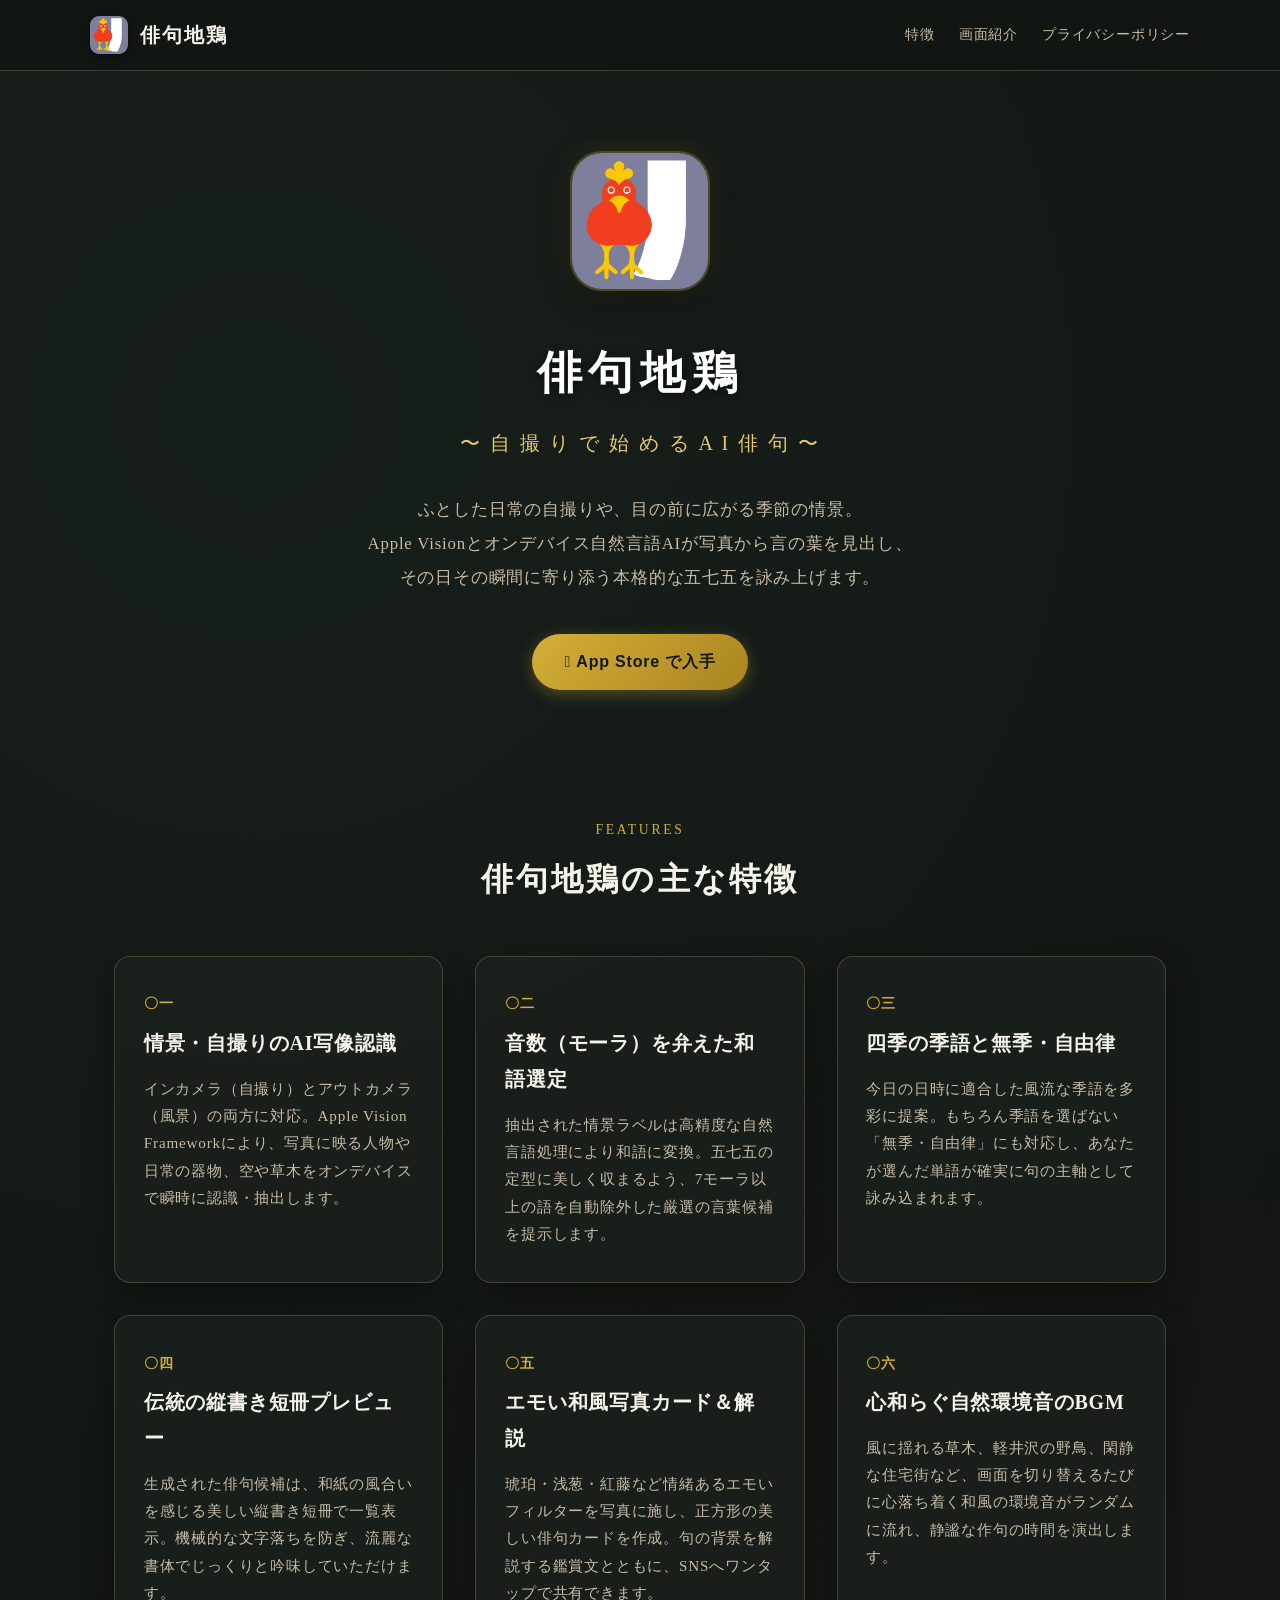
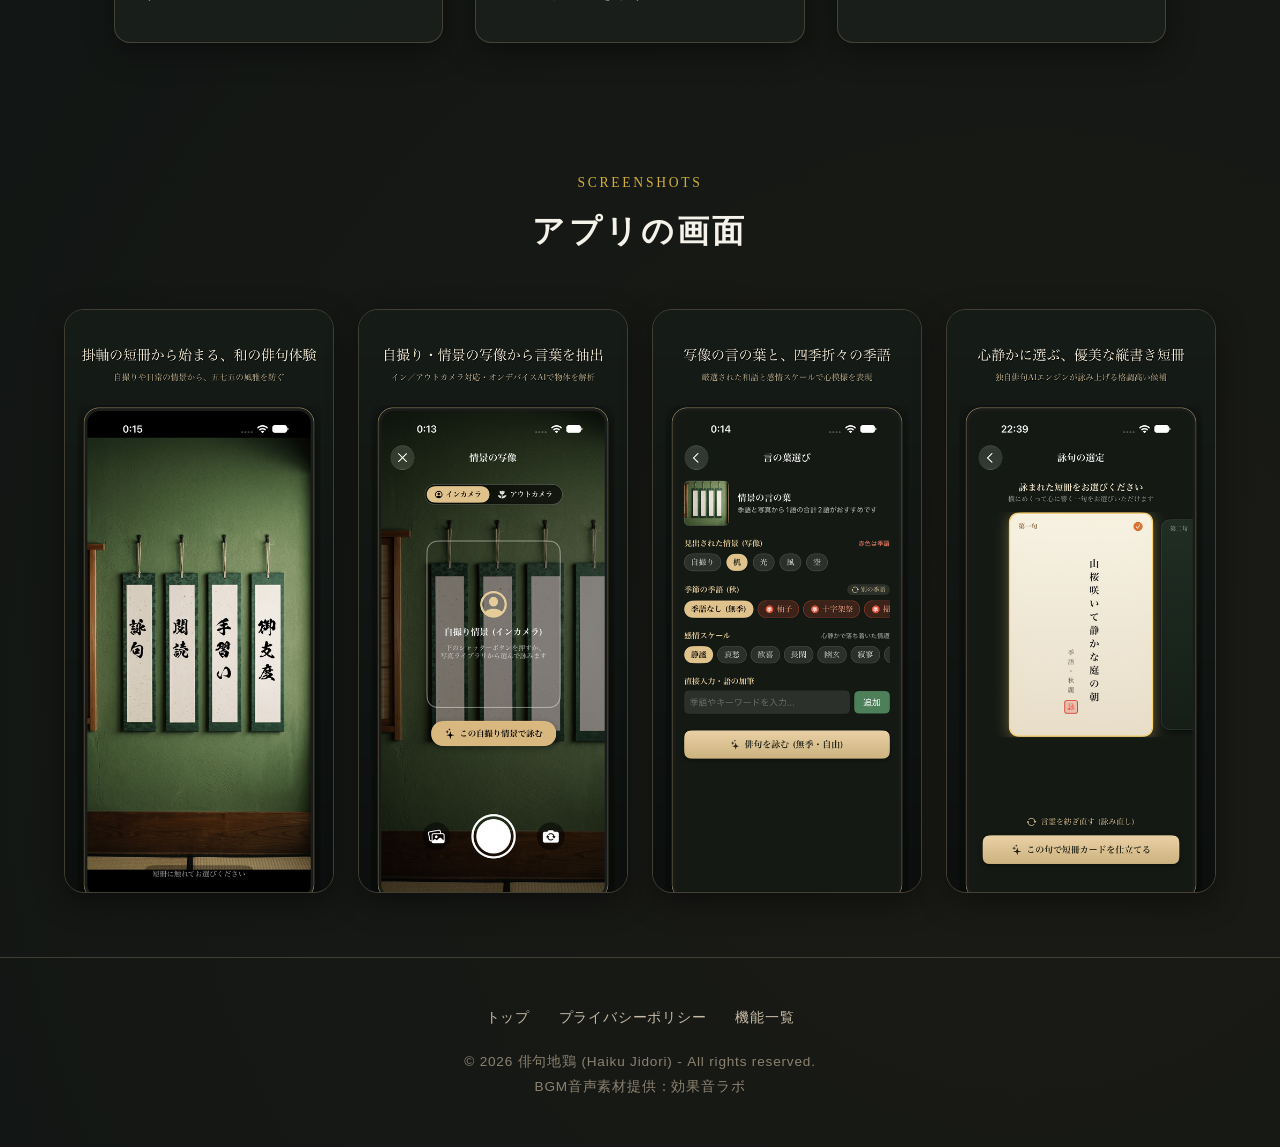
<file: docs/index.html>
<!DOCTYPE html>
<html lang="ja">
<head>
    <meta charset="UTF-8">
    <meta name="viewport" content="width=device-width, initial-scale=1.0">
    <title>俳句地鶏 〜自撮りで始めるAI俳句〜 公式サイト</title>
    <meta name="description" content="情景の写像と季語が織りなす、あなただけの五七五。Apple VisionとTranslation、オンデバイスAIがあなたの自撮りや風景写真から風雅な俳句を紡ぎ出します。">
    <link rel="stylesheet" href="style.css">
    <link rel="icon" type="image/png" href="images/appicon.png">
</head>
<body>
    <!-- ヘッダーナビゲーション -->
    <header class="header-nav">
        <div class="nav-container">
            <a href="index.html" class="brand">
                <img src="images/appicon.png" alt="俳句地鶏 アイコン" class="brand-icon">
                <span class="brand-name">俳句地鶏</span>
            </a>
            <nav class="nav-links">
                <a href="#features">特徴</a>
                <a href="#gallery">画面紹介</a>
                <a href="privacy.html">プライバシーポリシー</a>
            </nav>
        </div>
    </header>

    <!-- ヒーローセクション -->
    <section class="hero">
        <div class="hero-icon-wrapper">
            <img src="images/appicon.png" alt="俳句地鶏" class="hero-icon">
        </div>
        <h1 class="hero-title">俳句地鶏</h1>
        <p class="hero-subtitle">〜 自 撮 り で 始 め る A I 俳 句 〜</p>
        <p class="hero-desc">
            ふとした日常の自撮りや、目の前に広がる季節の情景。<br>
            Apple Visionとオンデバイス自然言語AIが写真から言の葉を見出し、<br>
            その日その瞬間に寄り添う本格的な五七五を詠み上げます。
        </p>
        <div>
            <a class="app-badge-btn" href="https://apps.apple.com/jp/app/%E4%BF%B3%E5%8F%A5%E5%9C%B0%E9%B6%8F/id6833998793">
                <span> App Store で入手</span>
            </a>
        </div>
    </section>

    <!-- 特徴セクション -->
    <section class="features-section" id="features">
        <div class="section-heading">
            <span class="section-tag">FEATURES</span>
            <h2 class="section-title">俳句地鶏の主な特徴</h2>
        </div>
        <div class="features-grid">
            <div class="feature-card">
                <div class="feature-number">〇一</div>
                <h3 class="feature-title">情景・自撮りのAI写像認識</h3>
                <p class="feature-body">
                    インカメラ（自撮り）とアウトカメラ（風景）の両方に対応。Apple Vision Frameworkにより、写真に映る人物や日常の器物、空や草木をオンデバイスで瞬時に認識・抽出します。
                </p>
            </div>
            <div class="feature-card">
                <div class="feature-number">〇二</div>
                <h3 class="feature-title">音数（モーラ）を弁えた和語選定</h3>
                <p class="feature-body">
                    抽出された情景ラベルは高精度な自然言語処理により和語に変換。五七五の定型に美しく収まるよう、7モーラ以上の語を自動除外した厳選の言葉候補を提示します。
                </p>
            </div>
            <div class="feature-card">
                <div class="feature-number">〇三</div>
                <h3 class="feature-title">四季の季語と無季・自由律</h3>
                <p class="feature-body">
                    今日の日時に適合した風流な季語を多彩に提案。もちろん季語を選ばない「無季・自由律」にも対応し、あなたが選んだ単語が確実に句の主軸として詠み込まれます。
                </p>
            </div>
            <div class="feature-card">
                <div class="feature-number">〇四</div>
                <h3 class="feature-title">伝統の縦書き短冊プレビュー</h3>
                <p class="feature-body">
                    生成された俳句候補は、和紙の風合いを感じる美しい縦書き短冊で一覧表示。機械的な文字落ちを防ぎ、流麗な書体でじっくりと吟味していただけます。
                </p>
            </div>
            <div class="feature-card">
                <div class="feature-number">〇五</div>
                <h3 class="feature-title">エモい和風写真カード＆解説</h3>
                <p class="feature-body">
                    琥珀・浅葱・紅藤など情緒あるエモいフィルターを写真に施し、正方形の美しい俳句カードを作成。句の背景を解説する鑑賞文とともに、SNSへワンタップで共有できます。
                </p>
            </div>
            <div class="feature-card">
                <div class="feature-number">〇六</div>
                <h3 class="feature-title">心和らぐ自然環境音のBGM</h3>
                <p class="feature-body">
                    風に揺れる草木、軽井沢の野鳥、閑静な住宅街など、画面を切り替えるたびに心落ち着く和風の環境音がランダムに流れ、静謐な作句の時間を演出します。
                </p>
            </div>
        </div>
    </section>

    <!-- スクリーンショットギャラリー -->
    <section class="gallery-section" id="gallery">
        <div class="section-heading">
            <span class="section-tag">SCREENSHOTS</span>
            <h2 class="section-title">アプリの画面</h2>
        </div>
        <div class="gallery-grid">
            <div class="gallery-item">
                <img src="images/screenshot_1_home.png" alt="掛軸の短冊から始まる和の俳句体験">
            </div>
            <div class="gallery-item">
                <img src="images/screenshot_2_camera.png" alt="自撮り・情景の写像から言葉を抽出">
            </div>
            <div class="gallery-item">
                <img src="images/screenshot_3_keywords.png" alt="写像の言の葉と四季折々の季語">
            </div>
            <div class="gallery-item">
                <img src="images/screenshot_4_candidates.png" alt="心静かに選ぶ優美な縦書き短冊">
            </div>
        </div>
    </section>

    <!-- フッター -->
    <footer>
        <div class="footer-links">
            <a href="index.html">トップ</a>
            <a href="privacy.html">プライバシーポリシー</a>
            <a href="#features">機能一覧</a>
        </div>
        <p class="footer-cr">
            &copy; 2026 俳句地鶏 (Haiku Jidori) - All rights reserved.<br>
            BGM音声素材提供：効果音ラボ
        </p>
    </footer>
</body>
</html>
</file>
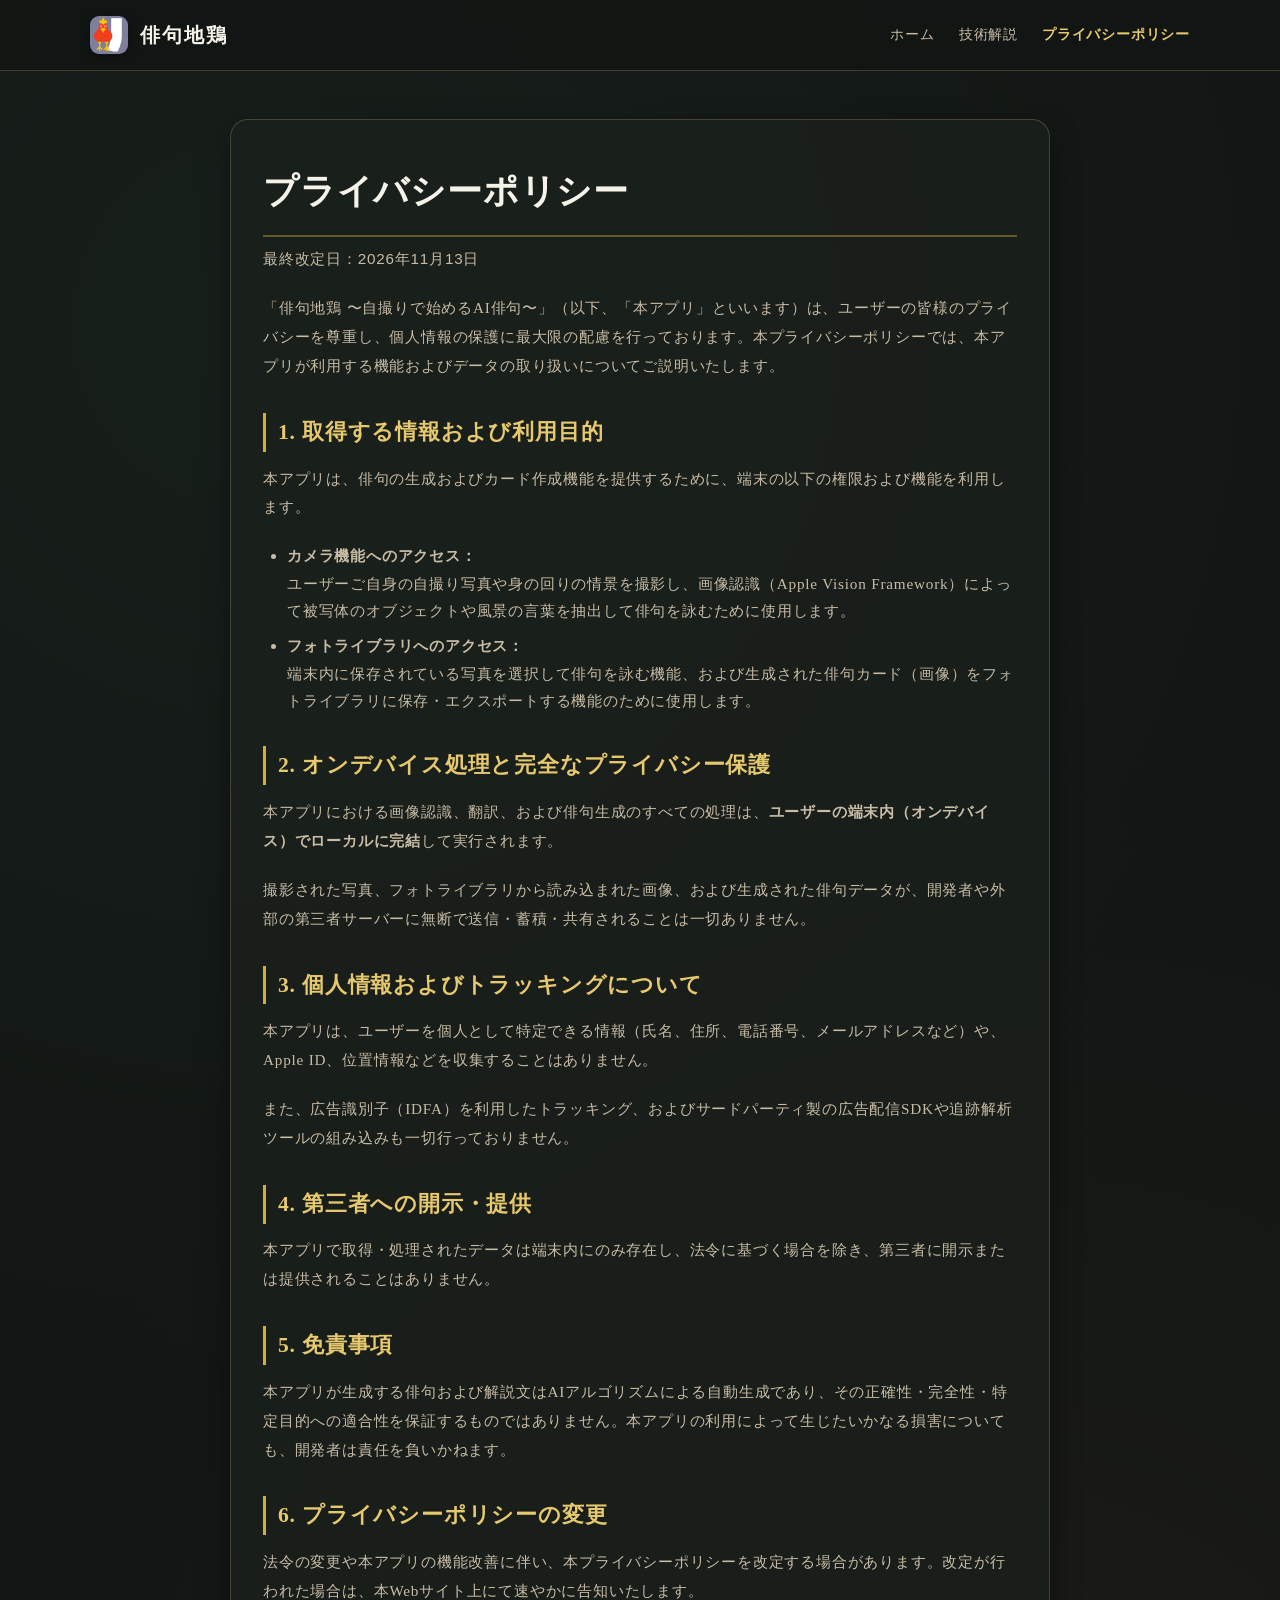
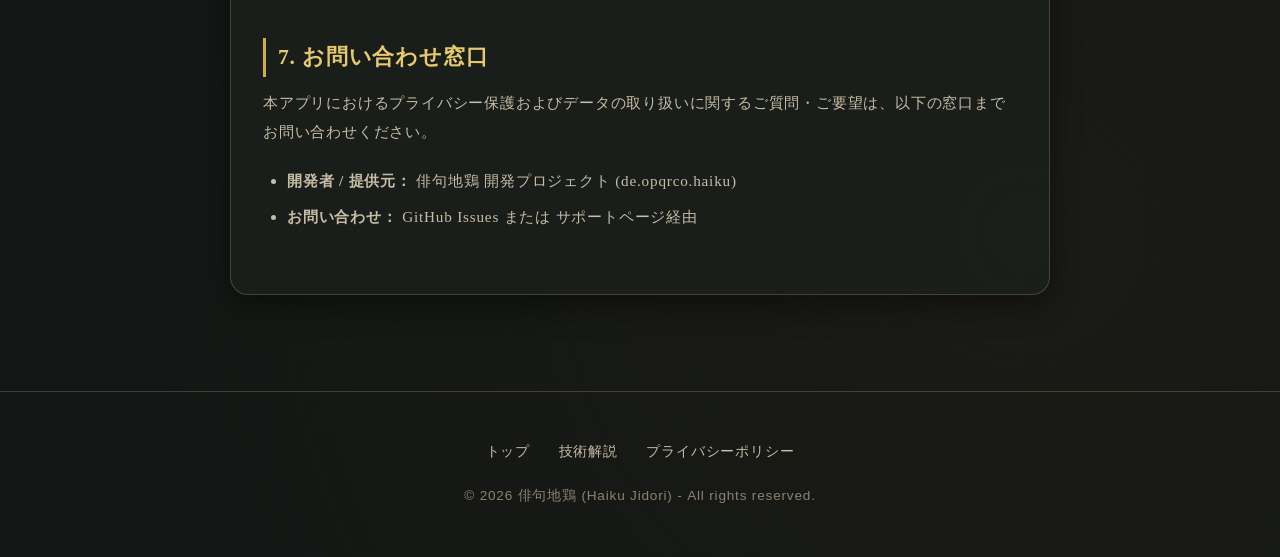
<file: docs/privacy.html>
<!DOCTYPE html>
<html lang="ja">
<head>
    <meta charset="UTF-8">
    <meta name="viewport" content="width=device-width, initial-scale=1.0">
    <title>プライバシーポリシー - 俳句地鶏 〜自撮りで始めるAI俳句〜</title>
    <meta name="description" content="iOSアプリ「俳句地鶏」のプライバシーポリシーです。本アプリにおける個人情報・カメラ・写真データの取り扱いについて説明します。">
    <link rel="stylesheet" href="style.css">
    <link rel="icon" type="image/png" href="images/appicon.png">
</head>
<body>
    <!-- ヘッダーナビゲーション -->
    <header class="header-nav">
        <div class="nav-container">
            <a href="index.html" class="brand">
                <img src="images/appicon.png" alt="俳句地鶏 アイコン" class="brand-icon">
                <span class="brand-name">俳句地鶏</span>
            </a>
            <nav class="nav-links">
                <a href="index.html">ホーム</a>
                <a href="technology.html">技術解説</a>
                <a href="privacy.html" class="active" style="color: var(--accent-gold-light); font-weight: 700;">プライバシーポリシー</a>
            </nav>
        </div>
    </header>

    <!-- プライバシーポリシー本文 -->
    <main class="policy-container">
        <h1 class="policy-title">プライバシーポリシー</h1>
        <p class="policy-date">最終改定日：2026年11月13日</p>

        <p>
            「俳句地鶏 〜自撮りで始めるAI俳句〜」（以下、「本アプリ」といいます）は、ユーザーの皆様のプライバシーを尊重し、個人情報の保護に最大限の配慮を行っております。本プライバシーポリシーでは、本アプリが利用する機能およびデータの取り扱いについてご説明いたします。
        </p>

        <h2>1. 取得する情報および利用目的</h2>
        <p>
            本アプリは、俳句の生成およびカード作成機能を提供するために、端末の以下の権限および機能を利用します。
        </p>
        <ul>
            <li>
                <strong>カメラ機能へのアクセス：</strong><br>
                ユーザーご自身の自撮り写真や身の回りの情景を撮影し、画像認識（Apple Vision Framework）によって被写体のオブジェクトや風景の言葉を抽出して俳句を詠むために使用します。
            </li>
            <li>
                <strong>フォトライブラリへのアクセス：</strong><br>
                端末内に保存されている写真を選択して俳句を詠む機能、および生成された俳句カード（画像）をフォトライブラリに保存・エクスポートする機能のために使用します。
            </li>
        </ul>

        <h2>2. オンデバイス処理と完全なプライバシー保護</h2>
        <p>
            本アプリにおける画像認識、翻訳、および俳句生成のすべての処理は、<strong>ユーザーの端末内（オンデバイス）でローカルに完結</strong>して実行されます。
        </p>
        <p>
            撮影された写真、フォトライブラリから読み込まれた画像、および生成された俳句データが、開発者や外部の第三者サーバーに無断で送信・蓄積・共有されることは一切ありません。
        </p>

        <h2>3. 個人情報およびトラッキングについて</h2>
        <p>
            本アプリは、ユーザーを個人として特定できる情報（氏名、住所、電話番号、メールアドレスなど）や、Apple ID、位置情報などを収集することはありません。
        </p>
        <p>
            また、広告識別子（IDFA）を利用したトラッキング、およびサードパーティ製の広告配信SDKや追跡解析ツールの組み込みも一切行っておりません。
        </p>

        <h2>4. 第三者への開示・提供</h2>
        <p>
            本アプリで取得・処理されたデータは端末内にのみ存在し、法令に基づく場合を除き、第三者に開示または提供されることはありません。
        </p>

        <h2>5. 免責事項</h2>
        <p>
            本アプリが生成する俳句および解説文はAIアルゴリズムによる自動生成であり、その正確性・完全性・特定目的への適合性を保証するものではありません。本アプリの利用によって生じたいかなる損害についても、開発者は責任を負いかねます。
        </p>

        <h2>6. プライバシーポリシーの変更</h2>
        <p>
            法令の変更や本アプリの機能改善に伴い、本プライバシーポリシーを改定する場合があります。改定が行われた場合は、本Webサイト上にて速やかに告知いたします。
        </p>

        <h2>7. お問い合わせ窓口</h2>
        <p>
            本アプリにおけるプライバシー保護およびデータの取り扱いに関するご質問・ご要望は、以下の窓口までお問い合わせください。
        </p>
        <ul>
            <li><strong>開発者 / 提供元：</strong> 俳句地鶏 開発プロジェクト (de.opqrco.haiku)</li>
            <li><strong>お問い合わせ：</strong> GitHub Issues または サポートページ経由</li>
        </ul>
    </main>

    <!-- フッター -->
    <footer>
        <div class="footer-links">
            <a href="index.html">トップ</a>
            <a href="technology.html">技術解説</a>
            <a href="privacy.html">プライバシーポリシー</a>
        </div>
        <p class="footer-cr">
            &copy; 2026 俳句地鶏 (Haiku Jidori) - All rights reserved.
        </p>
    </footer>
</body>
</html>
</file>
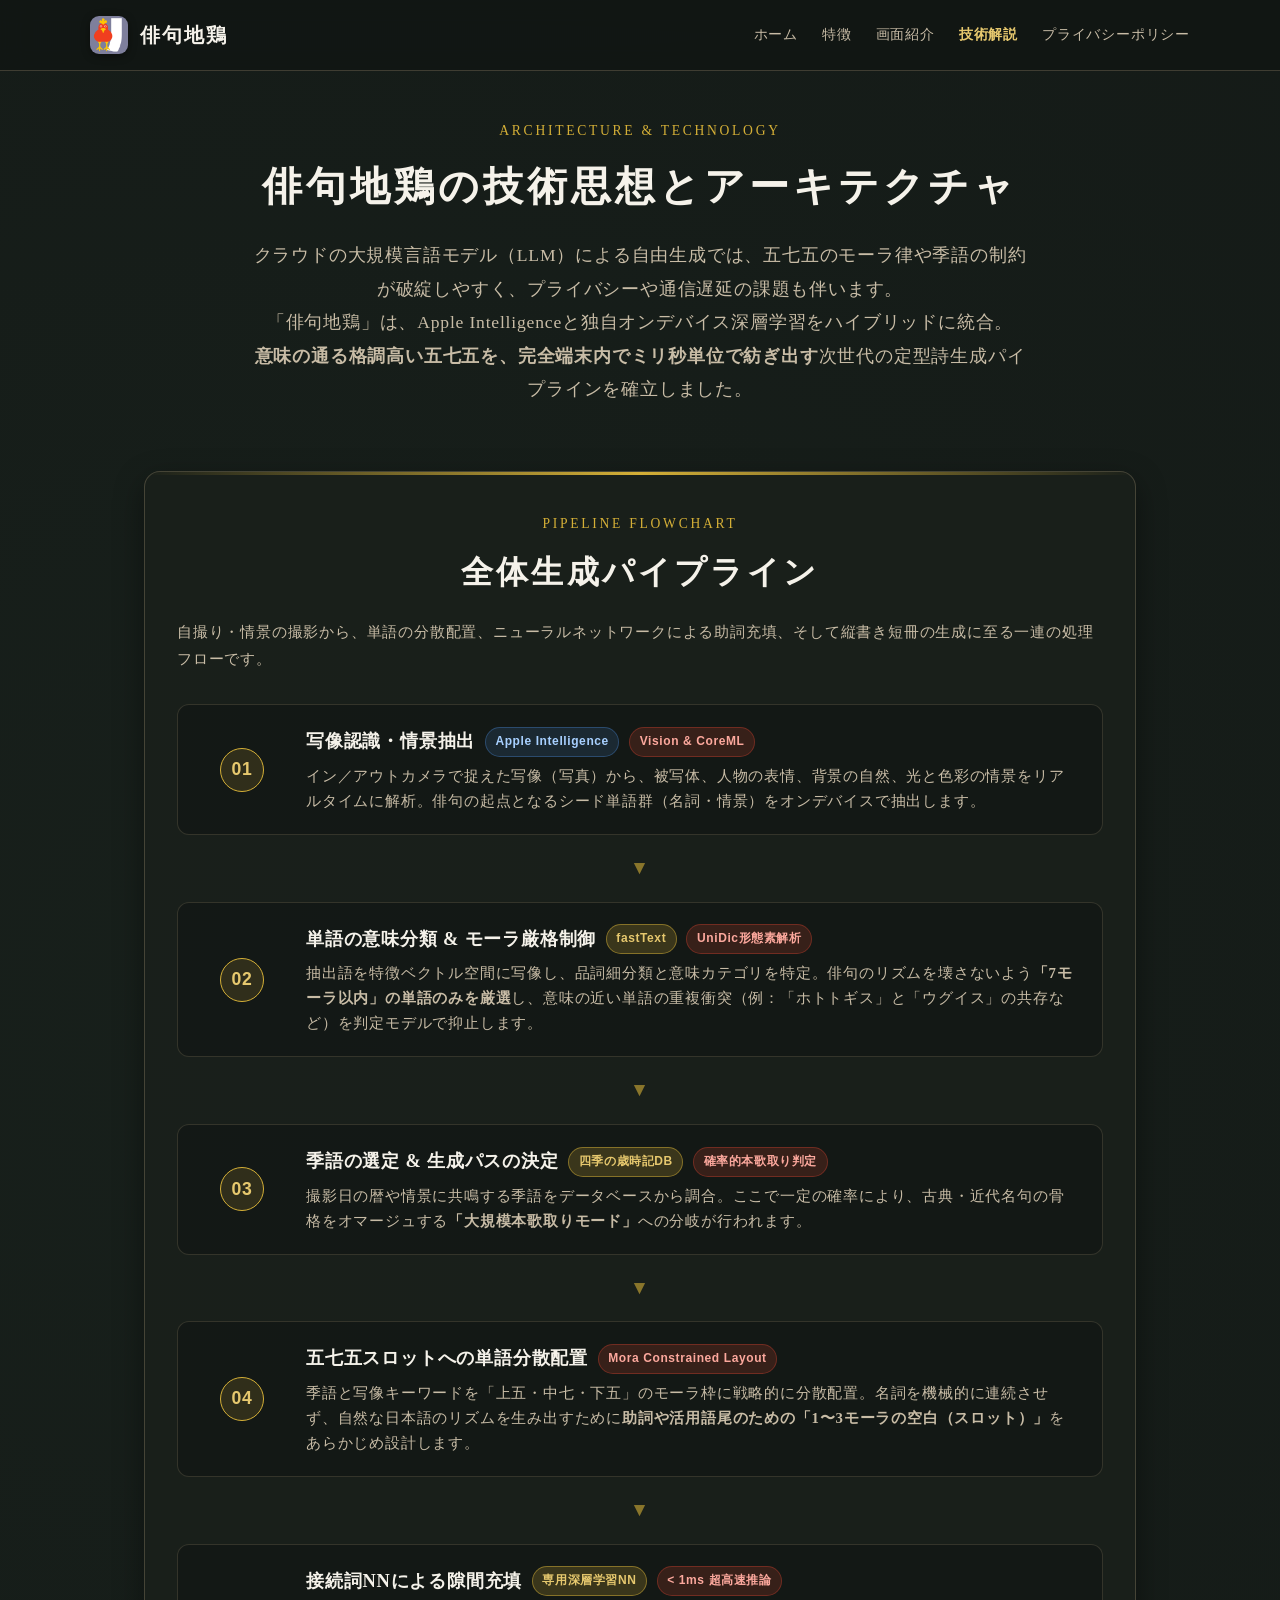
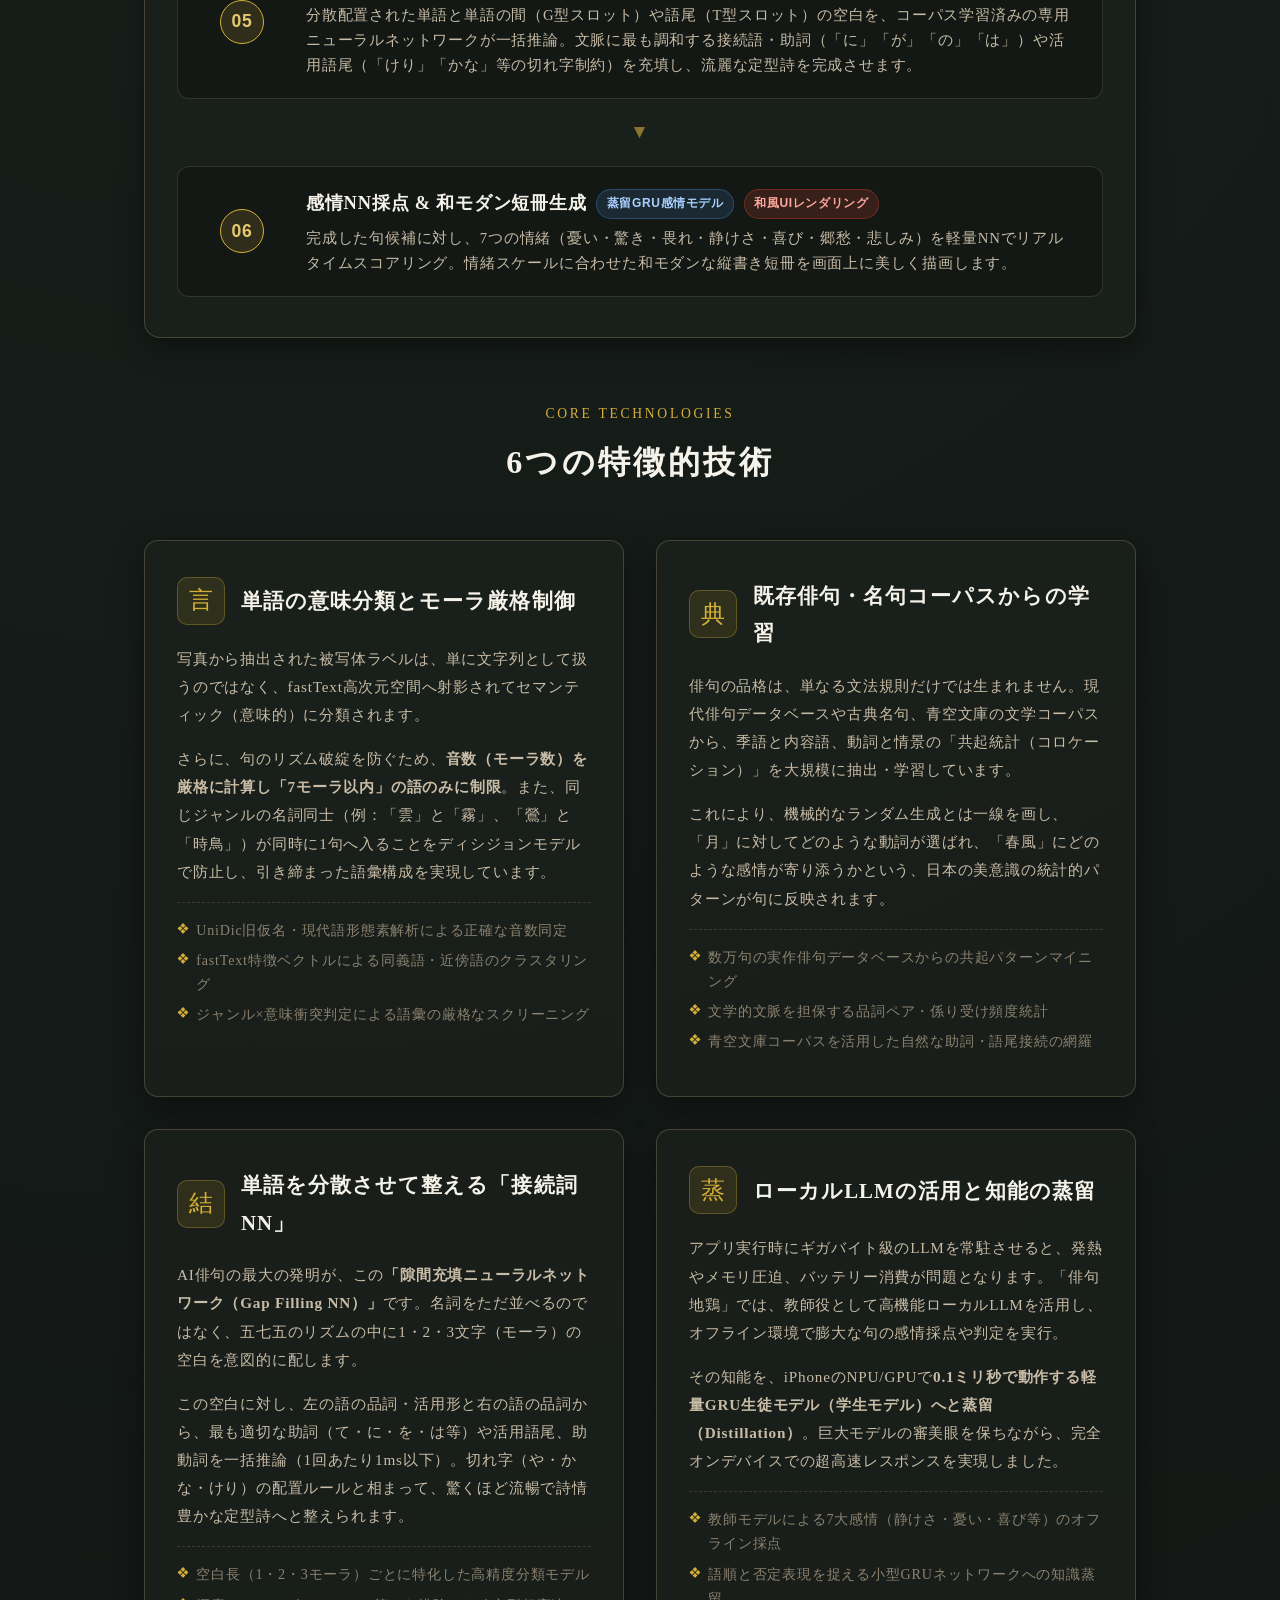
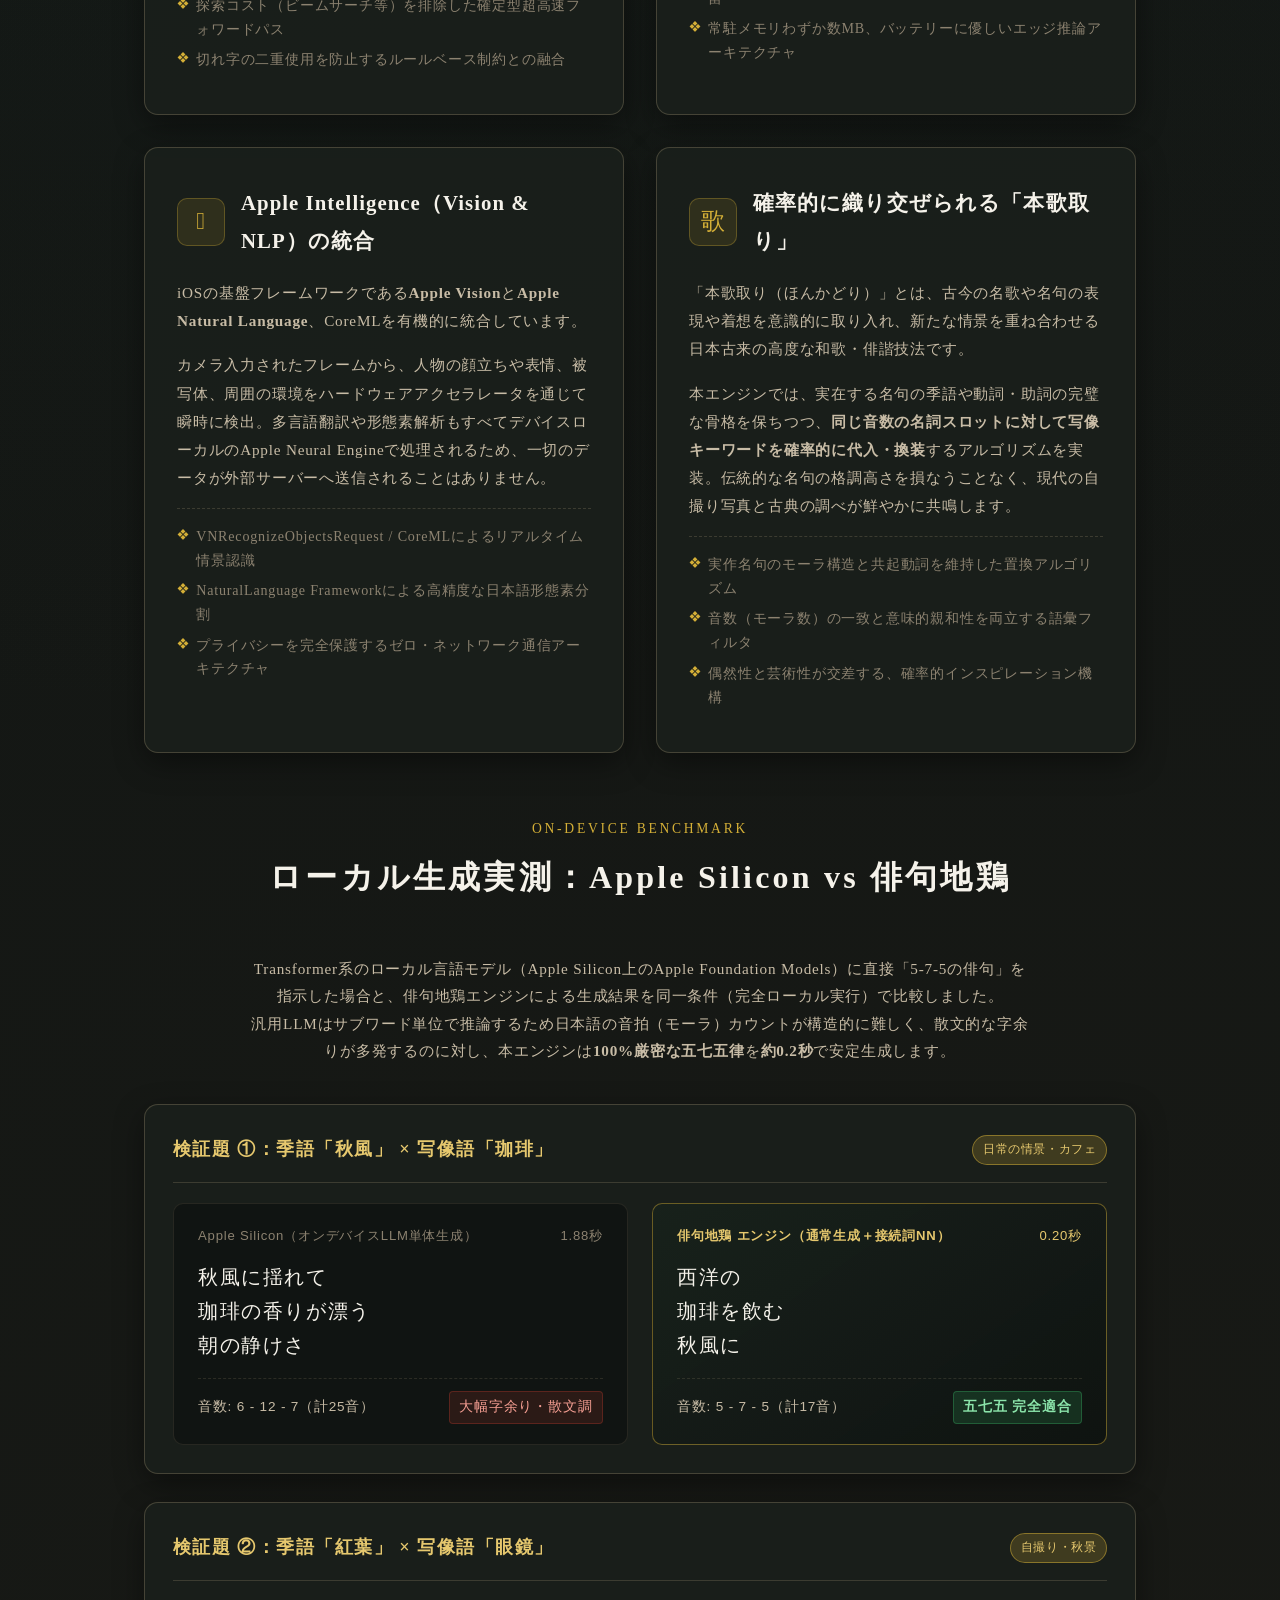
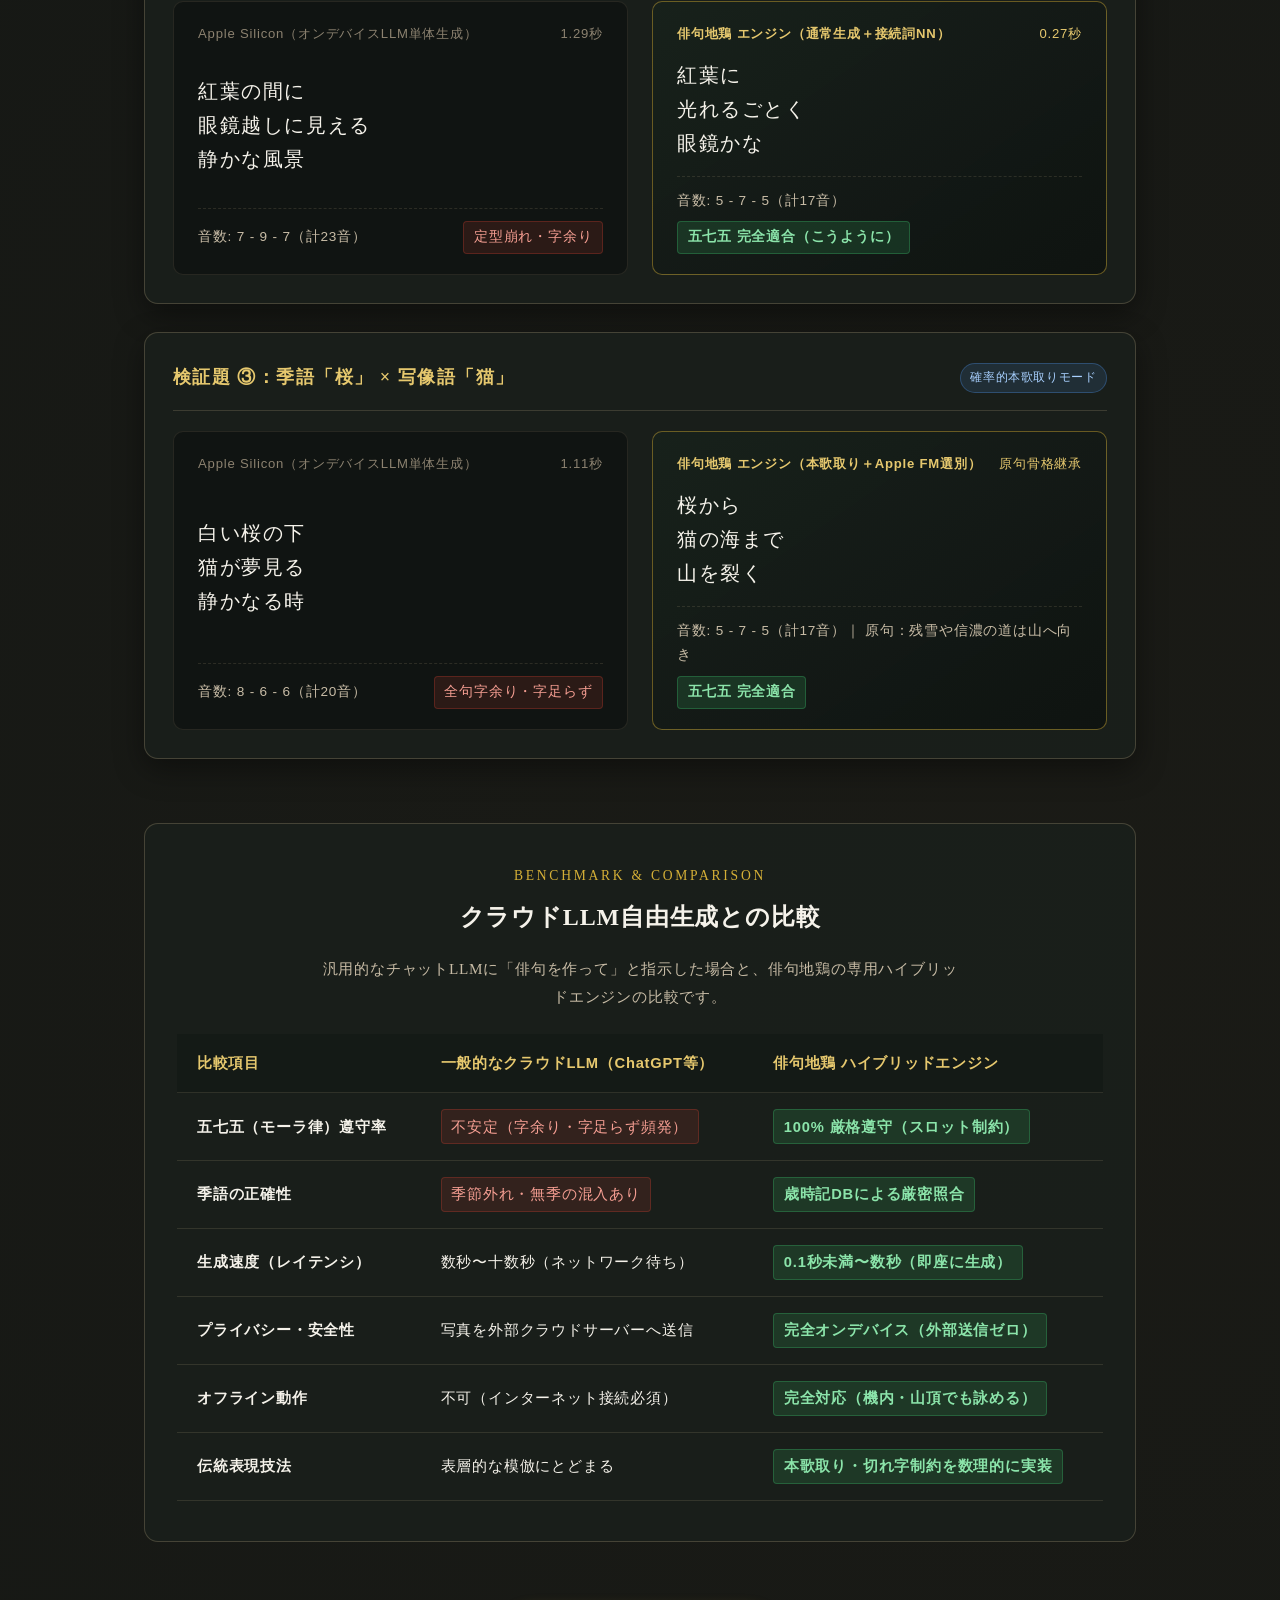
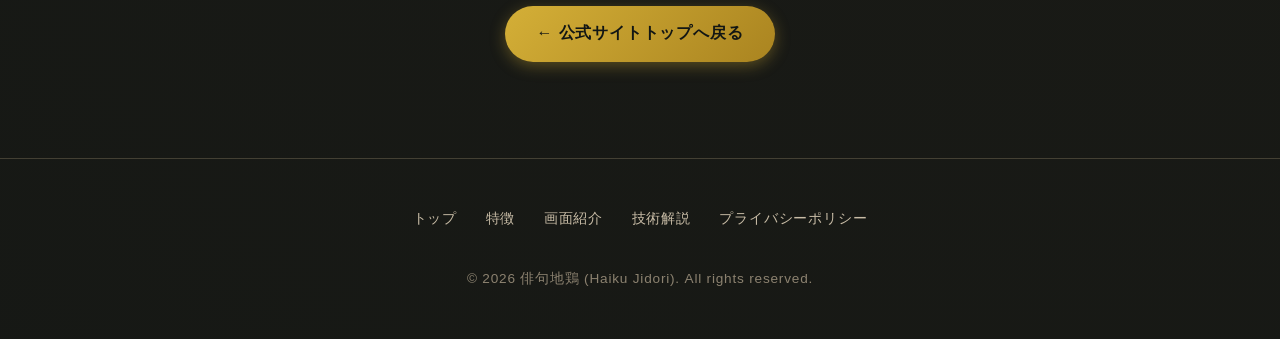
<file: docs/technology.html>
<!DOCTYPE html>
<html lang="ja">
<head>
    <meta charset="UTF-8">
    <meta name="viewport" content="width=device-width, initial-scale=1.0">
    <title>技術解説 | 俳句地鶏 〜オンデバイスAIと古典韻律の融合アーキテクチャ〜</title>
    <meta name="description" content="俳句地鶏の技術解説。Apple Intelligence、単語意味分類、定型詩に整える接続詞NN、ローカルLLM蒸留、古典コーパス学習、そして本歌取りアルゴリズムによるオンデバイス俳句生成パイプラインの全貌。">
    <link rel="stylesheet" href="style.css">
    <link rel="icon" type="image/png" href="images/appicon.png">
</head>
<body>
    <!-- ヘッダーナビゲーション -->
    <header class="header-nav">
        <div class="nav-container">
            <a href="index.html" class="brand">
                <img src="images/appicon.png" alt="俳句地鶏 アイコン" class="brand-icon">
                <span class="brand-name">俳句地鶏</span>
            </a>
            <nav class="nav-links">
                <a href="index.html">ホーム</a>
                <a href="index.html#features">特徴</a>
                <a href="index.html#gallery">画面紹介</a>
                <a href="technology.html" class="active" style="color: var(--accent-gold-light); font-weight: 700;">技術解説</a>
                <a href="privacy.html">プライバシーポリシー</a>
            </nav>
        </div>
    </header>

    <div class="tech-container">
        <!-- ヒーローヘッダー -->
        <section class="tech-hero">
            <span class="section-tag">ARCHITECTURE & TECHNOLOGY</span>
            <h1>俳句地鶏の技術思想とアーキテクチャ</h1>
            <p class="tech-lead">
                クラウドの大規模言語モデル（LLM）による自由生成では、五七五のモーラ律や季語の制約が破綻しやすく、プライバシーや通信遅延の課題も伴います。<br>
                「俳句地鶏」は、Apple Intelligenceと独自オンデバイス深層学習をハイブリッドに統合。<br>
                <strong>意味の通る格調高い五七五を、完全端末内でミリ秒単位で紡ぎ出す</strong>次世代の定型詩生成パイプラインを確立しました。
            </p>
        </section>

        <!-- 全体パイプライン・フローチャート -->
        <section class="pipeline-section">
            <div class="section-heading" style="margin-bottom: 1rem;">
                <span class="section-tag">PIPELINE FLOWCHART</span>
                <h2 class="section-title">全体生成パイプライン</h2>
            </div>
            <p style="color: var(--text-secondary); font-size: 0.95rem; margin-bottom: 2rem;">
                自撮り・情景の撮影から、単語の分散配置、ニューラルネットワークによる助詞充填、そして縦書き短冊の生成に至る一連の処理フローです。
            </p>

            <div class="pipeline-flow">
                <!-- Step 1 -->
                <div class="flow-step">
                    <div class="step-badge-col">
                        <span class="step-num">01</span>
                    </div>
                    <div class="step-content">
                        <h3>
                            写像認識・情景抽出
                            <span class="step-tag blue">Apple Intelligence</span>
                            <span class="step-tag">Vision & CoreML</span>
                        </h3>
                        <p class="step-desc">
                            イン／アウトカメラで捉えた写像（写真）から、被写体、人物の表情、背景の自然、光と色彩の情景をリアルタイムに解析。俳句の起点となるシード単語群（名詞・情景）をオンデバイスで抽出します。
                        </p>
                    </div>
                </div>

                <div class="step-arrow">▼</div>

                <!-- Step 2 -->
                <div class="flow-step">
                    <div class="step-badge-col">
                        <span class="step-num">02</span>
                    </div>
                    <div class="step-content">
                        <h3>
                            単語の意味分類 & モーラ厳格制御
                            <span class="step-tag gold">fastText</span>
                            <span class="step-tag">UniDic形態素解析</span>
                        </h3>
                        <p class="step-desc">
                            抽出語を特徴ベクトル空間に写像し、品詞細分類と意味カテゴリを特定。俳句のリズムを壊さないよう<strong>「7モーラ以内」の単語のみを厳選</strong>し、意味の近い単語の重複衝突（例：「ホトトギス」と「ウグイス」の共存など）を判定モデルで抑止します。
                        </p>
                    </div>
                </div>

                <div class="step-arrow">▼</div>

                <!-- Step 3 -->
                <div class="flow-step">
                    <div class="step-badge-col">
                        <span class="step-num">03</span>
                    </div>
                    <div class="step-content">
                        <h3>
                            季語の選定 & 生成パスの決定
                            <span class="step-tag gold">四季の歳時記DB</span>
                            <span class="step-tag">確率的本歌取り判定</span>
                        </h3>
                        <p class="step-desc">
                            撮影日の暦や情景に共鳴する季語をデータベースから調合。ここで一定の確率により、古典・近代名句の骨格をオマージュする<strong>「大規模本歌取りモード」</strong>への分岐が行われます。
                        </p>
                    </div>
                </div>

                <div class="step-arrow">▼</div>

                <!-- Step 4 -->
                <div class="flow-step">
                    <div class="step-badge-col">
                        <span class="step-num">04</span>
                    </div>
                    <div class="step-content">
                        <h3>
                            五七五スロットへの単語分散配置
                            <span class="step-tag">Mora Constrained Layout</span>
                        </h3>
                        <p class="step-desc">
                            季語と写像キーワードを「上五・中七・下五」のモーラ枠に戦略的に分散配置。名詞を機械的に連続させず、自然な日本語のリズムを生み出すために<strong>助詞や活用語尾のための「1〜3モーラの空白（スロット）」</strong>をあらかじめ設計します。
                        </p>
                    </div>
                </div>

                <div class="step-arrow">▼</div>

                <!-- Step 5 -->
                <div class="flow-step">
                    <div class="step-badge-col">
                        <span class="step-num">05</span>
                    </div>
                    <div class="step-content">
                        <h3>
                            接続詞NNによる隙間充填
                            <span class="step-tag gold">専用深層学習NN</span>
                            <span class="step-tag">&lt; 1ms 超高速推論</span>
                        </h3>
                        <p class="step-desc">
                            分散配置された単語と単語の間（G型スロット）や語尾（T型スロット）の空白を、コーパス学習済みの専用ニューラルネットワークが一括推論。文脈に最も調和する接続語・助詞（「に」「が」「の」「は」）や活用語尾（「けり」「かな」等の切れ字制約）を充填し、流麗な定型詩を完成させます。
                        </p>
                    </div>
                </div>

                <div class="step-arrow">▼</div>

                <!-- Step 6 -->
                <div class="flow-step">
                    <div class="step-badge-col">
                        <span class="step-num">06</span>
                    </div>
                    <div class="step-content">
                        <h3>
                            感情NN採点 & 和モダン短冊生成
                            <span class="step-tag blue">蒸留GRU感情モデル</span>
                            <span class="step-tag">和風UIレンダリング</span>
                        </h3>
                        <p class="step-desc">
                            完成した句候補に対し、7つの情緒（憂い・驚き・畏れ・静けさ・喜び・郷愁・悲しみ）を軽量NNでリアルタイムスコアリング。情緒スケールに合わせた和モダンな縦書き短冊を画面上に美しく描画します。
                        </p>
                    </div>
                </div>
            </div>
        </section>

        <!-- 特徴的技術 6大機能の深掘り -->
        <div class="section-heading">
            <span class="section-tag">CORE TECHNOLOGIES</span>
            <h2 class="section-title">6つの特徴的技術</h2>
        </div>

        <div class="tech-grid">
            <!-- 1. 単語の意味分類 -->
            <div class="tech-card">
                <div class="tech-card-header">
                    <div class="tech-icon-box">言</div>
                    <h2>単語の意味分類とモーラ厳格制御</h2>
                </div>
                <p>
                    写真から抽出された被写体ラベルは、単に文字列として扱うのではなく、fastText高次元空間へ射影されてセマンティック（意味的）に分類されます。
                </p>
                <p>
                    さらに、句のリズム破綻を防ぐため、<strong>音数（モーラ数）を厳格に計算し「7モーラ以内」の語のみに制限</strong>。また、同じジャンルの名詞同士（例：「雲」と「霧」、「鶯」と「時鳥」）が同時に1句へ入ることをディシジョンモデルで防止し、引き締まった語彙構成を実現しています。
                </p>
                <ul class="tech-detail-list">
                    <li>UniDic旧仮名・現代語形態素解析による正確な音数同定</li>
                    <li>fastText特徴ベクトルによる同義語・近傍語のクラスタリング</li>
                    <li>ジャンル×意味衝突判定による語彙の厳格なスクリーニング</li>
                </ul>
            </div>

            <!-- 2. 既存俳句からの学習 -->
            <div class="tech-card">
                <div class="tech-card-header">
                    <div class="tech-icon-box">典</div>
                    <h2>既存俳句・名句コーパスからの学習</h2>
                </div>
                <p>
                    俳句の品格は、単なる文法規則だけでは生まれません。現代俳句データベースや古典名句、青空文庫の文学コーパスから、季語と内容語、動詞と情景の「共起統計（コロケーション）」を大規模に抽出・学習しています。
                </p>
                <p>
                    これにより、機械的なランダム生成とは一線を画し、「月」に対してどのような動詞が選ばれ、「春風」にどのような感情が寄り添うかという、日本の美意識の統計的パターンが句に反映されます。
                </p>
                <ul class="tech-detail-list">
                    <li>数万句の実作俳句データベースからの共起パターンマイニング</li>
                    <li>文学的文脈を担保する品詞ペア・係り受け頻度統計</li>
                    <li>青空文庫コーパスを活用した自然な助詞・語尾接続の網羅</li>
                </ul>
            </div>

            <!-- 3. 接続詞NN -->
            <div class="tech-card">
                <div class="tech-card-header">
                    <div class="tech-icon-box">結</div>
                    <h2>単語を分散させて整える「接続詞NN」</h2>
                </div>
                <p>
                    AI俳句の最大の発明が、この<strong>「隙間充填ニューラルネットワーク（Gap Filling NN）」</strong>です。名詞をただ並べるのではなく、五七五のリズムの中に1・2・3文字（モーラ）の空白を意図的に配します。
                </p>
                <p>
                    この空白に対し、左の語の品詞・活用形と右の語の品詞から、最も適切な助詞（て・に・を・は等）や活用語尾、助動詞を一括推論（1回あたり1ms以下）。切れ字（や・かな・けり）の配置ルールと相まって、驚くほど流暢で詩情豊かな定型詩へと整えられます。
                </p>
                <ul class="tech-detail-list">
                    <li>空白長（1・2・3モーラ）ごとに特化した高精度分類モデル</li>
                    <li>探索コスト（ビームサーチ等）を排除した確定型超高速フォワードパス</li>
                    <li>切れ字の二重使用を防止するルールベース制約との融合</li>
                </ul>
            </div>

            <!-- 4. ローカルLLMの利用と蒸留 -->
            <div class="tech-card">
                <div class="tech-card-header">
                    <div class="tech-icon-box">蒸</div>
                    <h2>ローカルLLMの活用と知能の蒸留</h2>
                </div>
                <p>
                    アプリ実行時にギガバイト級のLLMを常駐させると、発熱やメモリ圧迫、バッテリー消費が問題となります。「俳句地鶏」では、教師役として高機能ローカルLLMを活用し、オフライン環境で膨大な句の感情採点や判定を実行。
                </p>
                <p>
                    その知能を、iPhoneのNPU/GPUで<strong>0.1ミリ秒で動作する軽量GRU生徒モデル（学生モデル）へと蒸留（Distillation）</strong>。巨大モデルの審美眼を保ちながら、完全オンデバイスでの超高速レスポンスを実現しました。
                </p>
                <ul class="tech-detail-list">
                    <li>教師モデルによる7大感情（静けさ・憂い・喜び等）のオフライン採点</li>
                    <li>語順と否定表現を捉える小型GRUネットワークへの知識蒸留</li>
                    <li>常駐メモリわずか数MB、バッテリーに優しいエッジ推論アーキテクチャ</li>
                </ul>
            </div>

            <!-- 5. Apple Intelligenceの利用 -->
            <div class="tech-card">
                <div class="tech-card-header">
                    <div class="tech-icon-box"></div>
                    <h2>Apple Intelligence（Vision & NLP）の統合</h2>
                </div>
                <p>
                    iOSの基盤フレームワークである<strong>Apple Vision</strong>と<strong>Apple Natural Language</strong>、CoreMLを有機的に統合しています。
                </p>
                <p>
                    カメラ入力されたフレームから、人物の顔立ちや表情、被写体、周囲の環境をハードウェアアクセラレータを通じて瞬時に検出。多言語翻訳や形態素解析もすべてデバイスローカルのApple Neural Engineで処理されるため、一切のデータが外部サーバーへ送信されることはありません。
                </p>
                <ul class="tech-detail-list">
                    <li>VNRecognizeObjectsRequest / CoreMLによるリアルタイム情景認識</li>
                    <li>NaturalLanguage Frameworkによる高精度な日本語形態素分割</li>
                    <li>プライバシーを完全保護するゼロ・ネットワーク通信アーキテクチャ</li>
                </ul>
            </div>

            <!-- 6. 確率的に導入される本歌取り -->
            <div class="tech-card">
                <div class="tech-card-header">
                    <div class="tech-icon-box">歌</div>
                    <h2>確率的に織り交ぜられる「本歌取り」</h2>
                </div>
                <p>
                    「本歌取り（ほんかどり）」とは、古今の名歌や名句の表現や着想を意識的に取り入れ、新たな情景を重ね合わせる日本古来の高度な和歌・俳諧技法です。
                </p>
                <p>
                    本エンジンでは、実在する名句の季語や動詞・助詞の完璧な骨格を保ちつつ、<strong>同じ音数の名詞スロットに対して写像キーワードを確率的に代入・換装</strong>するアルゴリズムを実装。伝統的な名句の格調高さを損なうことなく、現代の自撮り写真と古典の調べが鮮やかに共鳴します。
                </p>
                <ul class="tech-detail-list">
                    <li>実作名句のモーラ構造と共起動詞を維持した置換アルゴリズム</li>
                    <li>音数（モーラ数）の一致と意味的親和性を両立する語彙フィルタ</li>
                    <li>偶然性と芸術性が交差する、確率的インスピレーション機構</li>
                </ul>
            </div>
        </div>

        <!-- ローカル生成の実測比較：Apple Silicon (LLM) vs 俳句地鶏エンジン -->
        <section class="comp-section">
            <div class="section-heading">
                <span class="section-tag">ON-DEVICE BENCHMARK</span>
                <h2 class="section-title">ローカル生成実測：Apple Silicon vs 俳句地鶏</h2>
            </div>
            <p style="text-align: center; color: var(--text-secondary); font-size: 0.95rem; max-width: 780px; margin: 0 auto 2.5rem; line-height: 1.8;">
                Transformer系のローカル言語モデル（Apple Silicon上のApple Foundation Models）に直接「5-7-5の俳句」を指示した場合と、俳句地鶏エンジンによる生成結果を同一条件（完全ローカル実行）で比較しました。<br>
                汎用LLMはサブワード単位で推論するため日本語の音拍（モーラ）カウントが構造的に難しく、散文的な字余りが多発するのに対し、本エンジンは<strong>100%厳密な五七五律</strong>を<strong>約0.2秒</strong>で安定生成します。
            </p>

            <!-- 比較 1: 秋風 × 珈琲 -->
            <div class="comp-theme-card">
                <div class="comp-theme-header">
                    <span class="comp-theme-title">検証題 ①：季語「秋風」 × 写像語「珈琲」</span>
                    <span class="step-tag gold">日常の情景・カフェ</span>
                </div>
                <div class="comp-grid">
                    <div class="comp-box">
                        <div class="comp-box-label">
                            <span>Apple Silicon（オンデバイスLLM単体生成）</span>
                            <span>1.88秒</span>
                        </div>
                        <div class="comp-haiku-text">
                            秋風に揺れて<br>
                            珈琲の香りが漂う<br>
                            朝の静けさ
                        </div>
                        <div class="comp-mora-info">
                            <span>音数: 6 - 12 - 7（計25音）</span>
                            <span class="tech-badge-poor">大幅字余り・散文調</span>
                        </div>
                    </div>
                    <div class="comp-box engine">
                        <div class="comp-box-label">
                            <span style="color: var(--accent-gold-light); font-weight: 700;">俳句地鶏 エンジン（通常生成＋接続詞NN）</span>
                            <span style="color: var(--accent-gold-light);">0.20秒</span>
                        </div>
                        <div class="comp-haiku-text">
                            西洋の<br>
                            珈琲を飲む<br>
                            秋風に
                        </div>
                        <div class="comp-mora-info">
                            <span>音数: 5 - 7 - 5（計17音）</span>
                            <span class="tech-badge-good">五七五 完全適合</span>
                        </div>
                    </div>
                </div>
            </div>

            <!-- 比較 2: 紅葉 × 眼鏡 -->
            <div class="comp-theme-card">
                <div class="comp-theme-header">
                    <span class="comp-theme-title">検証題 ②：季語「紅葉」 × 写像語「眼鏡」</span>
                    <span class="step-tag gold">自撮り・秋景</span>
                </div>
                <div class="comp-grid">
                    <div class="comp-box">
                        <div class="comp-box-label">
                            <span>Apple Silicon（オンデバイスLLM単体生成）</span>
                            <span>1.29秒</span>
                        </div>
                        <div class="comp-haiku-text">
                            紅葉の間に<br>
                            眼鏡越しに見える<br>
                            静かな風景
                        </div>
                        <div class="comp-mora-info">
                            <span>音数: 7 - 9 - 7（計23音）</span>
                            <span class="tech-badge-poor">定型崩れ・字余り</span>
                        </div>
                    </div>
                    <div class="comp-box engine">
                        <div class="comp-box-label">
                            <span style="color: var(--accent-gold-light); font-weight: 700;">俳句地鶏 エンジン（通常生成＋接続詞NN）</span>
                            <span style="color: var(--accent-gold-light);">0.27秒</span>
                        </div>
                        <div class="comp-haiku-text">
                            紅葉に<br>
                            光れるごとく<br>
                            眼鏡かな
                        </div>
                        <div class="comp-mora-info">
                            <span>音数: 5 - 7 - 5（計17音）</span>
                            <span class="tech-badge-good">五七五 完全適合（こうように）</span>
                        </div>
                    </div>
                </div>
            </div>

            <!-- 比較 3: 桜 × 猫 (本歌取り) -->
            <div class="comp-theme-card">
                <div class="comp-theme-header">
                    <span class="comp-theme-title">検証題 ③：季語「桜」 × 写像語「猫」</span>
                    <span class="step-tag blue">確率的本歌取りモード</span>
                </div>
                <div class="comp-grid">
                    <div class="comp-box">
                        <div class="comp-box-label">
                            <span>Apple Silicon（オンデバイスLLM単体生成）</span>
                            <span>1.11秒</span>
                        </div>
                        <div class="comp-haiku-text">
                            白い桜の下<br>
                            猫が夢見る<br>
                            静かなる時
                        </div>
                        <div class="comp-mora-info">
                            <span>音数: 8 - 6 - 6（計20音）</span>
                            <span class="tech-badge-poor">全句字余り・字足らず</span>
                        </div>
                    </div>
                    <div class="comp-box engine">
                        <div class="comp-box-label">
                            <span style="color: var(--accent-gold-light); font-weight: 700;">俳句地鶏 エンジン（本歌取り＋Apple FM選別）</span>
                            <span style="color: var(--accent-gold-light);">原句骨格継承</span>
                        </div>
                        <div class="comp-haiku-text">
                            桜から<br>
                            猫の海まで<br>
                            山を裂く
                        </div>
                        <div class="comp-mora-info">
                            <span>音数: 5 - 7 - 5（計17音）｜ 原句：残雪や信濃の道は山へ向き</span>
                            <span class="tech-badge-good">五七五 完全適合</span>
                        </div>
                    </div>
                </div>
            </div>
        </section>

        <!-- 一般的なクラウドLLMとの比較表 -->
        <section class="tech-table-section">
            <span class="section-tag" style="display:block; text-align:center;">BENCHMARK & COMPARISON</span>
            <h2>クラウドLLM自由生成との比較</h2>
            <p style="text-align: center; color: var(--text-secondary); font-size: 0.95rem; max-width: 650px; margin: 0 auto;">
                汎用的なチャットLLMに「俳句を作って」と指示した場合と、俳句地鶏の専用ハイブリッドエンジンの比較です。
            </p>

            <div class="table-wrapper">
                <table class="tech-table">
                    <thead>
                        <tr>
                            <th>比較項目</th>
                            <th>一般的なクラウドLLM（ChatGPT等）</th>
                            <th>俳句地鶏 ハイブリッドエンジン</th>
                        </tr>
                    </thead>
                    <tbody>
                        <tr>
                            <td>五七五（モーラ律）遵守率</td>
                            <td><span class="tech-badge-poor">不安定（字余り・字足らず頻発）</span></td>
                            <td><span class="tech-badge-good">100% 厳格遵守（スロット制約）</span></td>
                        </tr>
                        <tr>
                            <td>季語の正確性</td>
                            <td><span class="tech-badge-poor">季節外れ・無季の混入あり</span></td>
                            <td><span class="tech-badge-good">歳時記DBによる厳密照合</span></td>
                        </tr>
                        <tr>
                            <td>生成速度（レイテンシ）</td>
                            <td>数秒〜十数秒（ネットワーク待ち）</td>
                            <td><span class="tech-badge-good">0.1秒未満〜数秒（即座に生成）</span></td>
                        </tr>
                        <tr>
                            <td>プライバシー・安全性</td>
                            <td>写真を外部クラウドサーバーへ送信</td>
                            <td><span class="tech-badge-good">完全オンデバイス（外部送信ゼロ）</span></td>
                        </tr>
                        <tr>
                            <td>オフライン動作</td>
                            <td>不可（インターネット接続必須）</td>
                            <td><span class="tech-badge-good">完全対応（機内・山頂でも詠める）</span></td>
                        </tr>
                        <tr>
                            <td>伝統表現技法</td>
                            <td>表層的な模倣にとどまる</td>
                            <td><span class="tech-badge-good">本歌取り・切れ字制約を数理的に実装</span></td>
                        </tr>
                    </tbody>
                </table>
            </div>
        </section>

        <!-- ボトムCTA -->
        <div style="text-align: center; margin-top: 3rem;">
            <a href="index.html" class="app-badge-btn" style="text-decoration: none; display: inline-block;">
                <span>← 公式サイトトップへ戻る</span>
            </a>
        </div>
    </div>

    <!-- フッター -->
    <footer>
        <div class="nav-container" style="justify-content: center; flex-direction: column; gap: 1rem;">
            <div class="footer-links">
                <a href="index.html">トップ</a>
                <a href="index.html#features">特徴</a>
                <a href="index.html#gallery">画面紹介</a>
                <a href="technology.html">技術解説</a>
                <a href="privacy.html">プライバシーポリシー</a>
            </div>
            <p class="footer-cr">© 2026 俳句地鶏 (Haiku Jidori). All rights reserved.</p>
        </div>
    </footer>
</body>
</html>
</file>
<file: docs/style.css>
/* ==========================================================================
   俳句地鶏 (Haiku Jidori) - Official Web & Privacy Style
   和風モダン・漆黒・深緑・金箔の品格あるデザイン
   ========================================================================== */

:root {
    --bg-dark: #121614;
    --bg-card: rgba(26, 32, 28, 0.85);
    --bg-card-border: rgba(200, 180, 140, 0.25);
    --text-primary: #f5f2ea;
    --text-secondary: #c8bca6;
    --text-muted: #8c8270;
    --accent-gold: #d4af37;
    --accent-gold-light: #e6c86e;
    --accent-vermilion: #c9402e;
    --font-serif: "Hiragino Mincho ProN", "Yu Mincho", "游明朝", "Georgia", serif;
    --font-sans: -apple-system, BlinkMacSystemFont, "Hiragino Sans", "Hiragino Kaku Gothic ProN", "Yu Gothic", sans-serif;
    --shadow-soft: 0 10px 30px rgba(0, 0, 0, 0.4);
    --shadow-glow: 0 0 25px rgba(212, 175, 55, 0.15);
}

* {
    margin: 0;
    padding: 0;
    box-sizing: border-box;
}

body {
    background-color: var(--bg-dark);
    background-image: 
        radial-gradient(circle at 20% 15%, rgba(40, 60, 48, 0.25) 0%, transparent 50%),
        radial-gradient(circle at 80% 85%, rgba(60, 45, 30, 0.2) 0%, transparent 50%);
    color: var(--text-primary);
    font-family: var(--font-serif);
    line-height: 1.8;
    letter-spacing: 0.05em;
    -webkit-font-smoothing: antialiased;
}

/* ナビゲーションバー */
.header-nav {
    position: sticky;
    top: 0;
    z-index: 100;
    background: rgba(18, 22, 20, 0.92);
    backdrop-filter: blur(12px);
    border-bottom: 1px solid var(--bg-card-border);
    padding: 1rem 2rem;
}

.nav-container {
    max-width: 1100px;
    margin: 0 auto;
    display: flex;
    justify-content: space-between;
    align-items: center;
}

.brand {
    display: flex;
    align-items: center;
    gap: 0.75rem;
    text-decoration: none;
    color: var(--text-primary);
}

.brand-icon {
    width: 38px;
    height: 38px;
    border-radius: 9px;
    box-shadow: 0 2px 8px rgba(0,0,0,0.4);
}

.brand-name {
    font-size: 1.25rem;
    font-weight: 700;
    letter-spacing: 0.1em;
}

.nav-links {
    display: flex;
    gap: 1.5rem;
    align-items: center;
    font-family: var(--font-sans);
    font-size: 0.9rem;
}

.nav-links a {
    color: var(--text-secondary);
    text-decoration: none;
    transition: color 0.25s ease;
}

.nav-links a:hover {
    color: var(--accent-gold-light);
}

/* ヒーローセクション */
.hero {
    padding: 5rem 1.5rem 4rem;
    text-align: center;
    max-width: 900px;
    margin: 0 auto;
}

.hero-icon-wrapper {
    position: relative;
    display: inline-block;
    margin-bottom: 2rem;
}

.hero-icon {
    width: 140px;
    height: 140px;
    border-radius: 32px;
    box-shadow: var(--shadow-soft), var(--shadow-glow);
    border: 2px solid rgba(212, 175, 55, 0.3);
}

.hero-title {
    font-size: 2.8rem;
    font-weight: 700;
    letter-spacing: 0.15em;
    margin-bottom: 0.75rem;
    color: #fff;
    text-shadow: 0 2px 10px rgba(0,0,0,0.6);
}

.hero-subtitle {
    font-size: 1.25rem;
    color: var(--accent-gold-light);
    letter-spacing: 0.12em;
    margin-bottom: 2rem;
}

.hero-desc {
    font-size: 1.05rem;
    color: var(--text-secondary);
    max-width: 640px;
    margin: 0 auto 2.5rem;
    line-height: 2;
}

.app-badge-btn {
    display: inline-flex;
    align-items: center;
    gap: 0.75rem;
    background: linear-gradient(135deg, #d4af37 0%, #aa8420 100%);
    color: #121614;
    font-family: var(--font-sans);
    font-weight: 700;
    font-size: 1rem;
    padding: 0.85rem 2rem;
    border-radius: 30px;
    text-decoration: none;
    box-shadow: 0 4px 15px rgba(212, 175, 55, 0.35);
    transition: transform 0.2s ease, box-shadow 0.2s ease;
}

.app-badge-btn:hover {
    transform: translateY(-2px);
    box-shadow: 0 6px 20px rgba(212, 175, 55, 0.5);
}

/* 特徴グリッド */
.features-section {
    padding: 4rem 1.5rem;
    max-width: 1100px;
    margin: 0 auto;
}

.section-heading {
    text-align: center;
    margin-bottom: 3rem;
}

.section-tag {
    font-size: 0.85rem;
    color: var(--accent-gold);
    letter-spacing: 0.2em;
    text-transform: uppercase;
    display: block;
    margin-bottom: 0.5rem;
}

.section-title {
    font-size: 2rem;
    color: var(--text-primary);
    letter-spacing: 0.1em;
}

.features-grid {
    display: grid;
    grid-template-columns: repeat(auto-fit, minmax(300px, 1fr));
    gap: 2rem;
}

.feature-card {
    background: var(--bg-card);
    border: 1px solid var(--bg-card-border);
    border-radius: 16px;
    padding: 2.2rem 1.8rem;
    box-shadow: var(--shadow-soft);
    position: relative;
    overflow: hidden;
    transition: transform 0.3s ease, border-color 0.3s ease;
}

.feature-card:hover {
    transform: translateY(-4px);
    border-color: rgba(212, 175, 55, 0.45);
}

.feature-number {
    font-size: 0.85rem;
    color: var(--accent-gold);
    font-family: var(--font-sans);
    margin-bottom: 0.5rem;
    font-weight: 600;
}

.feature-title {
    font-size: 1.25rem;
    color: var(--text-primary);
    margin-bottom: 0.85rem;
    font-weight: 600;
}

.feature-body {
    font-size: 0.95rem;
    color: var(--text-secondary);
    line-height: 1.8;
}

/* ギャラリー（スクリーンショット） */
.gallery-section {
    padding: 4rem 1.5rem;
    max-width: 1200px;
    margin: 0 auto;
}

.gallery-grid {
    display: grid;
    grid-template-columns: repeat(auto-fit, minmax(240px, 1fr));
    gap: 1.5rem;
    margin-top: 2rem;
}

.gallery-item {
    border-radius: 20px;
    overflow: hidden;
    box-shadow: var(--shadow-soft);
    border: 1px solid var(--bg-card-border);
    transition: transform 0.3s ease;
}

.gallery-item:hover {
    transform: scale(1.02);
}

.gallery-item img {
    width: 100%;
    height: auto;
    display: block;
}

/* プライバシーポリシーページ本文用 */
.policy-container {
    max-width: 820px;
    margin: 3rem auto 6rem;
    padding: 2.5rem 2rem;
    background: var(--bg-card);
    border: 1px solid var(--bg-card-border);
    border-radius: 18px;
    box-shadow: var(--shadow-soft);
}

.policy-title {
    font-size: 2.2rem;
    margin-bottom: 0.5rem;
    color: var(--text-primary);
    border-bottom: 2px solid rgba(212, 175, 55, 0.4);
    padding-bottom: 0.75rem;
}

.policy-date {
    font-size: 0.85rem;
    color: var(--text-muted);
    margin-bottom: 2rem;
    font-family: var(--font-sans);
}

.policy-container h2 {
    font-size: 1.35rem;
    color: var(--accent-gold-light);
    margin: 2rem 0 0.8rem;
    border-left: 3px solid var(--accent-gold);
    padding-left: 0.75rem;
}

.policy-container p {
    font-size: 0.95rem;
    color: var(--text-secondary);
    margin-bottom: 1.25rem;
    line-height: 1.9;
}

.policy-container ul {
    margin: 0 0 1.5rem 1.5rem;
    color: var(--text-secondary);
    font-size: 0.95rem;
}

.policy-container li {
    margin-bottom: 0.5rem;
}

/* フッター */
footer {
    border-top: 1px solid var(--bg-card-border);
    padding: 3rem 1.5rem;
    text-align: center;
    color: var(--text-muted);
    font-size: 0.85rem;
    font-family: var(--font-sans);
}

footer a {
    color: var(--text-secondary);
    text-decoration: none;
    margin: 0 0.75rem;
}

footer a:hover {
    color: var(--accent-gold-light);
}

.footer-cr {
    margin-top: 1.25rem;
}

@media (max-width: 768px) {
    .hero-title { font-size: 2.1rem; }
    .hero-subtitle { font-size: 1.05rem; }
    .gallery-grid { grid-template-columns: repeat(2, 1fr); }
}

/* ==========================================================================
   技術解説 (Technology & Architecture) スタイル
   ========================================================================== */

.tech-container {
    max-width: 1040px;
    margin: 0 auto;
    padding: 3rem 1.5rem 6rem;
}

.tech-hero {
    text-align: center;
    margin-bottom: 4rem;
}

.tech-hero h1 {
    font-size: 2.5rem;
    font-weight: 700;
    letter-spacing: 0.1em;
    color: var(--text-primary);
    margin-bottom: 1rem;
}

.tech-hero .tech-lead {
    font-size: 1.1rem;
    color: var(--text-secondary);
    max-width: 780px;
    margin: 0 auto;
    line-height: 1.9;
}

/* パイプライン フローチャート */
.pipeline-section {
    background: var(--bg-card);
    border: 1px solid var(--bg-card-border);
    border-radius: 16px;
    padding: 2.5rem 2rem;
    margin-bottom: 4rem;
    box-shadow: var(--shadow-soft);
    position: relative;
    overflow: hidden;
}

.pipeline-section::before {
    content: "";
    position: absolute;
    top: 0;
    left: 0;
    right: 0;
    height: 3px;
    background: linear-gradient(90deg, transparent, var(--accent-gold), transparent);
}

.pipeline-flow {
    display: flex;
    flex-direction: column;
    gap: 1.5rem;
    position: relative;
    margin-top: 2rem;
}

.flow-step {
    display: grid;
    grid-template-columns: 80px 1fr;
    gap: 1.5rem;
    align-items: center;
    background: rgba(18, 22, 20, 0.7);
    border: 1px solid rgba(200, 180, 140, 0.18);
    border-radius: 12px;
    padding: 1.25rem 1.5rem;
    position: relative;
    transition: transform 0.2s ease, border-color 0.2s ease;
}

.flow-step:hover {
    transform: translateY(-2px);
    border-color: var(--accent-gold);
}

.step-badge-col {
    display: flex;
    flex-direction: column;
    align-items: center;
    justify-content: center;
}

.step-num {
    display: inline-flex;
    align-items: center;
    justify-content: center;
    width: 44px;
    height: 44px;
    background: rgba(212, 175, 55, 0.15);
    border: 1.5px solid var(--accent-gold);
    border-radius: 50%;
    color: var(--accent-gold-light);
    font-size: 1.1rem;
    font-weight: 700;
    font-family: var(--font-sans);
}

.step-arrow {
    display: flex;
    justify-content: center;
    align-items: center;
    color: var(--accent-gold);
    opacity: 0.6;
    margin: -0.5rem 0;
    font-size: 1.2rem;
}

.step-content h3 {
    font-size: 1.15rem;
    color: var(--text-primary);
    margin-bottom: 0.35rem;
    display: flex;
    align-items: center;
    gap: 0.6rem;
    flex-wrap: wrap;
}

.step-tag {
    font-size: 0.75rem;
    padding: 0.2rem 0.6rem;
    background: rgba(201, 64, 46, 0.2);
    border: 1px solid rgba(201, 64, 46, 0.4);
    color: #fca89d;
    border-radius: 20px;
    font-family: var(--font-sans);
    letter-spacing: 0.05em;
}

.step-tag.gold {
    background: rgba(212, 175, 55, 0.2);
    border-color: rgba(212, 175, 55, 0.5);
    color: var(--accent-gold-light);
}

.step-tag.blue {
    background: rgba(60, 110, 170, 0.2);
    border-color: rgba(60, 110, 170, 0.5);
    color: #a8d0ff;
}

.step-desc {
    font-size: 0.92rem;
    color: var(--text-secondary);
    line-height: 1.7;
}

/* 特徴的技術 6大機能グリッド */
.tech-grid {
    display: grid;
    grid-template-columns: repeat(auto-fit, minmax(460px, 1fr));
    gap: 2rem;
    margin-bottom: 4rem;
}

.tech-card {
    background: var(--bg-card);
    border: 1px solid var(--bg-card-border);
    border-radius: 14px;
    padding: 2.25rem 2rem;
    box-shadow: var(--shadow-soft);
    position: relative;
    transition: transform 0.25s ease, border-color 0.25s ease;
}

.tech-card:hover {
    transform: translateY(-3px);
    border-color: rgba(212, 175, 55, 0.45);
}

.tech-card-header {
    display: flex;
    align-items: center;
    gap: 1rem;
    margin-bottom: 1.25rem;
}

.tech-icon-box {
    width: 48px;
    height: 48px;
    background: rgba(212, 175, 55, 0.12);
    border: 1px solid rgba(212, 175, 55, 0.3);
    border-radius: 10px;
    display: flex;
    align-items: center;
    justify-content: center;
    font-size: 1.5rem;
    color: var(--accent-gold);
    flex-shrink: 0;
}

.tech-card h2 {
    font-size: 1.3rem;
    color: var(--text-primary);
    letter-spacing: 0.05em;
}

.tech-card p {
    font-size: 0.95rem;
    color: var(--text-secondary);
    line-height: 1.85;
    margin-bottom: 1rem;
}

.tech-detail-list {
    list-style: none;
    margin-top: 1rem;
    padding-top: 1rem;
    border-top: 1px dashed rgba(200, 180, 140, 0.2);
}

.tech-detail-list li {
    font-size: 0.88rem;
    color: var(--text-muted);
    line-height: 1.7;
    margin-bottom: 0.4rem;
    position: relative;
    padding-left: 1.2rem;
}

.tech-detail-list li::before {
    content: "❖";
    position: absolute;
    left: 0;
    color: var(--accent-gold);
    font-size: 0.75rem;
}

/* 比較テーブル */
.tech-table-section {
    background: var(--bg-card);
    border: 1px solid var(--bg-card-border);
    border-radius: 14px;
    padding: 2.5rem 2rem;
    margin-bottom: 4rem;
}

.tech-table-section h2 {
    font-size: 1.5rem;
    color: var(--text-primary);
    margin-bottom: 1rem;
    text-align: center;
}

.table-wrapper {
    overflow-x: auto;
    margin-top: 1.5rem;
}

.tech-table {
    width: 100%;
    border-collapse: collapse;
    font-family: var(--font-sans);
    font-size: 0.92rem;
}

.tech-table th, .tech-table td {
    padding: 1rem 1.25rem;
    text-align: left;
    border-bottom: 1px solid rgba(200, 180, 140, 0.15);
}

.tech-table th {
    background: rgba(20, 26, 22, 0.9);
    color: var(--accent-gold-light);
    font-weight: 600;
    letter-spacing: 0.05em;
}

.tech-table td:first-child {
    font-weight: 600;
    color: var(--text-primary);
}

.tech-table tr:hover td {
    background: rgba(212, 175, 55, 0.05);
}

.tech-badge-good {
    display: inline-block;
    padding: 0.2rem 0.6rem;
    background: rgba(50, 160, 90, 0.2);
    border: 1px solid rgba(50, 160, 90, 0.4);
    color: #8be4aa;
    border-radius: 4px;
    font-weight: 600;
}

.tech-badge-poor {
    display: inline-block;
    padding: 0.2rem 0.6rem;
    background: rgba(201, 64, 46, 0.15);
    border: 1px solid rgba(201, 64, 46, 0.3);
    color: #f59e92;
    border-radius: 4px;
}

@media (max-width: 600px) {
    .flow-step {
        grid-template-columns: 1fr;
        gap: 0.75rem;
    }
    .step-badge-col {
        flex-direction: row;
        justify-content: flex-start;
    }
    .tech-grid {
        grid-template-columns: 1fr;
    }
    .comp-grid {
        grid-template-columns: 1fr !important;
    }
}

/* ローカル生成実測比較 */
.comp-section {
    margin-bottom: 4rem;
}

.comp-theme-card {
    background: var(--bg-card);
    border: 1px solid var(--bg-card-border);
    border-radius: 14px;
    padding: 1.75rem;
    margin-bottom: 1.75rem;
    box-shadow: var(--shadow-soft);
}

.comp-theme-header {
    display: flex;
    align-items: center;
    justify-content: space-between;
    flex-wrap: wrap;
    gap: 0.75rem;
    padding-bottom: 1rem;
    margin-bottom: 1.25rem;
    border-bottom: 1px solid rgba(200, 180, 140, 0.2);
}

.comp-theme-title {
    font-size: 1.15rem;
    color: var(--accent-gold-light);
    font-weight: 700;
    letter-spacing: 0.08em;
}

.comp-grid {
    display: grid;
    grid-template-columns: 1fr 1fr;
    gap: 1.5rem;
}

.comp-box {
    background: rgba(14, 18, 16, 0.75);
    border-radius: 10px;
    padding: 1.25rem 1.5rem;
    border: 1px solid rgba(200, 180, 140, 0.12);
    display: flex;
    flex-direction: column;
    justify-content: space-between;
}

.comp-box.engine {
    border-color: rgba(212, 175, 55, 0.45);
    background: linear-gradient(145deg, rgba(24, 34, 28, 0.85), rgba(14, 18, 16, 0.9));
}

.comp-box-label {
    font-size: 0.82rem;
    font-family: var(--font-sans);
    color: var(--text-muted);
    margin-bottom: 0.75rem;
    display: flex;
    justify-content: space-between;
    align-items: center;
}

.comp-haiku-text {
    font-size: 1.25rem;
    color: var(--text-primary);
    line-height: 1.7;
    margin-bottom: 1rem;
    letter-spacing: 0.08em;
}

.comp-mora-info {
    font-size: 0.85rem;
    font-family: var(--font-sans);
    color: var(--text-secondary);
    padding-top: 0.75rem;
    border-top: 1px dashed rgba(200, 180, 140, 0.15);
    display: flex;
    align-items: center;
    justify-content: space-between;
    flex-wrap: wrap;
    gap: 0.5rem;
}
</file>
